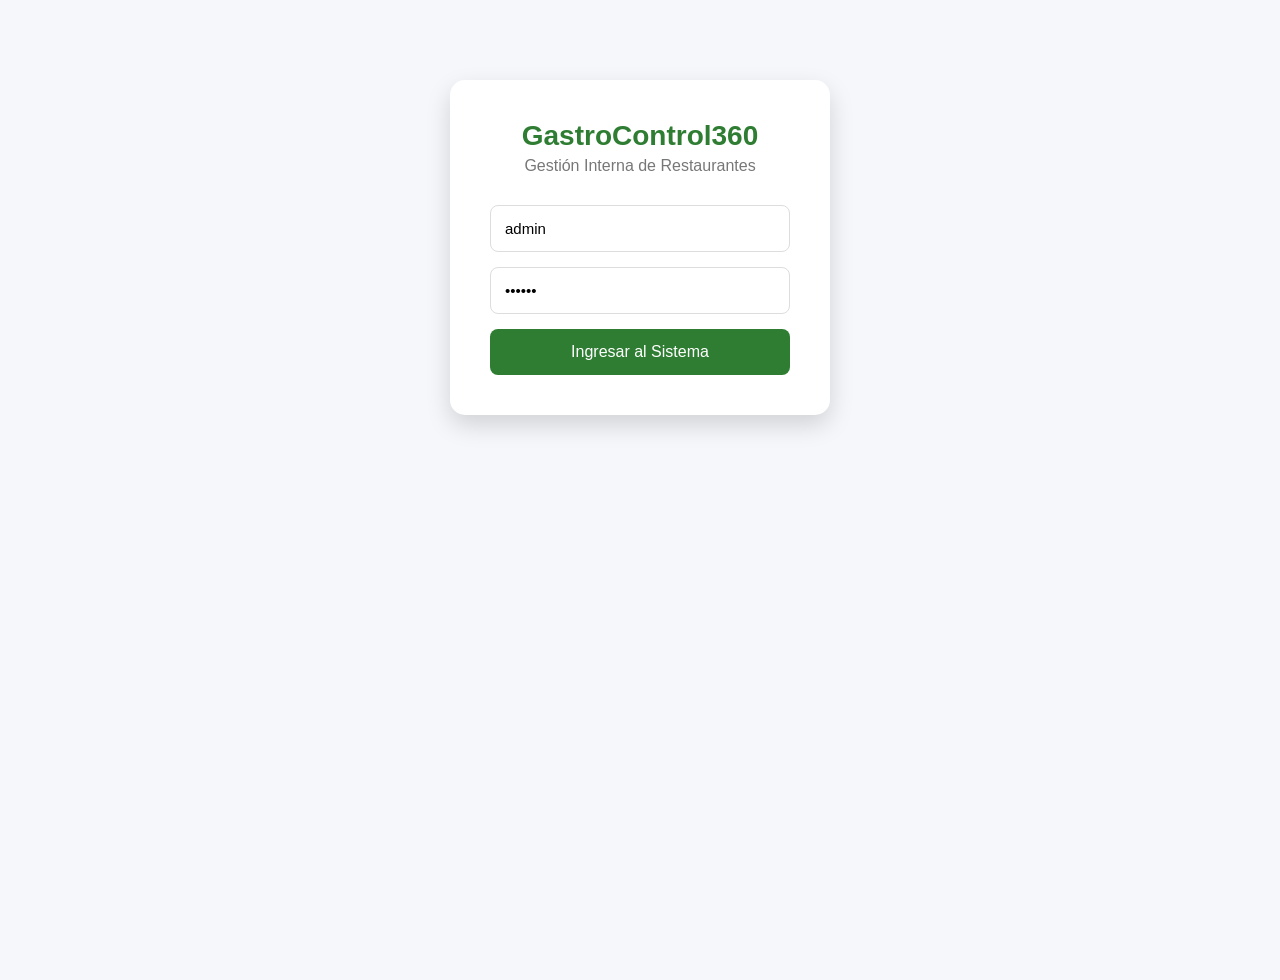
<file: index.html>
<!-- index.html -->
<!DOCTYPE html>
<html lang="es">
<head>
    <meta charset="UTF-8">
    <title>GastroControl360 - Ingreso</title>
    <link rel="stylesheet" href="css/global.css">
</head>
<body style="display:block; background:#F5F7FA;"> <!-- Reseteamos flex para centrado clásico -->

    <div class="login">
        <!-- Logo temporal o marcador de posición del sistema -->
        <h1 style="font-size:28px; margin-bottom:5px;">GastroControl360</h1>
        <p>Gestión Interna de Restaurantes</p>
        
        <form id="form-login">
            <input type="text" id="usuario" placeholder="Usuario de acceso" required value="admin">
            <input type="password" id="password" placeholder="Contraseña" required value="123456">
            <button type="submit">Ingresar al Sistema</button>
        </form>
    </div>

    <script>
        document.getElementById("form-login").addEventListener("submit", (e) => {
            e.preventDefault();
            // Simulación básica de acceso rápido requerida
            window.location.href = "dashboard.html";
        });
    </script>
</body>
</html>
</file>
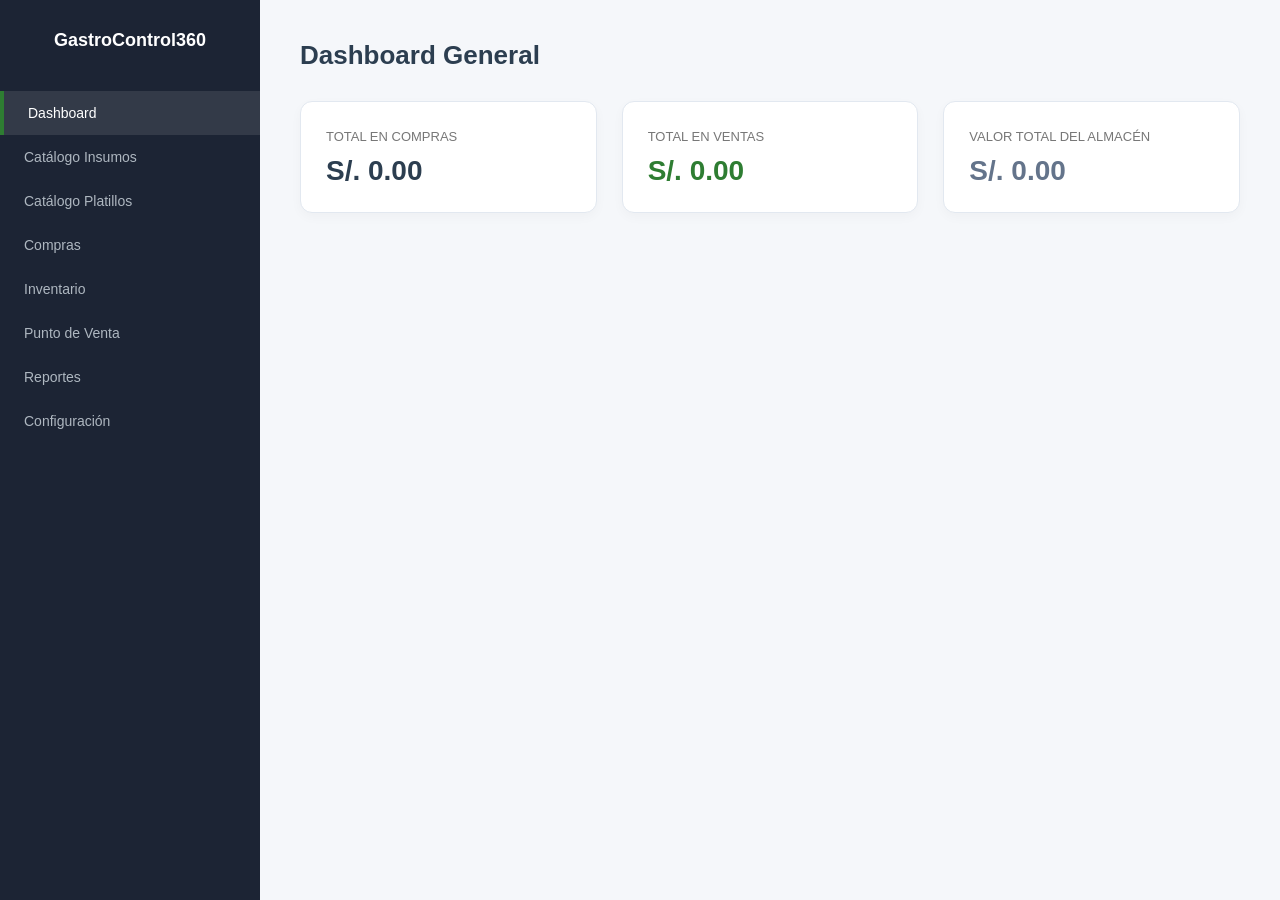
<file: dashboard.html>
<!-- dashboard.html -->
<!DOCTYPE html>
<html lang="es">
<head>
    <meta charset="UTF-8">
    <title>Dashboard - GastroControl360</title>
    <link rel="stylesheet" href="css/global.css">
</head>
<body>

    <!-- Menú Lateral Fijo para la Raíz -->
    <div class="sidebar" id="sidebar-nav">
        <h2>GastroControl360</h2>
        <a href="dashboard.html" class="active">Dashboard</a>
        <a href="pages/catalogo-insumos.html">Catálogo Insumos</a>
        <a href="pages/catalogo-ventas.html">Catálogo Platillos</a>
        <a href="pages/compras.html">Compras</a>
        <a href="pages/inventario.html">Inventario</a>
        <a href="pages/venta.html">Punto de Venta</a>
        <a href="pages/reportes.html">Reportes</a>
        <a href="pages/configuracion.html">Configuración</a>
    </div>

    <!-- Contenido Principal -->
    <div class="main-content">
        <h1>Dashboard General</h1>
        
        <!-- Panel de Alertas de Stock Crítico (Se activa de forma automática) -->
        <div class="card" id="contenedor-alertas-stock" style="margin-bottom:25px; border-left:6px solid #D32F2F; background-color:#FFF5F5; display:none;">
            <h3 style="color:#D32F2F; margin-bottom:10px; font-weight:600;">⚠️ Insumos Críticos Detectados</h3>
            <p style="color:#555; font-size:14px; margin-bottom:15px;">Los siguientes insumos se han agotado o registran stock negativo debido a ventas en horas punta sin compras ingresadas:</p>
            <ul id="lista-alertas-criticas" style="padding-left:20px; font-size:14px; color:#333; line-height:2;">
                <!-- Inyección dinámica -->
            </ul>
        </div>
        
        <!-- Bloques Financieros -->
        <div class="grid-3">
            <div class="card">
                <label style="color:#777; font-size:13px; font-weight:500;">TOTAL EN COMPRAS</label>
                <h2 id="dash-compras" style="color:#2C3E50; font-size:28px; margin-top:10px; font-weight:600;">S/. 0.00</h2>
            </div>
            
            <div class="card">
                <label style="color:#777; font-size:13px; font-weight:500;">TOTAL EN VENTAS</label>
                <h2 id="dash-ventas" style="color:#2E7D32; font-size:28px; margin-top:10px; font-weight:600;">S/. 0.00</h2>
            </div>
            
            <div class="card">
                <label style="color:#777; font-size:13px; font-weight:500;">VALOR TOTAL DEL ALMACÉN</label>
                <h2 id="dash-inventario" style="color:#64748B; font-size:28px; margin-top:10px; font-weight:600;">S/. 0.00</h2>
            </div>
        </div>
    </div>

    <!-- Motor lógico del LocalStorage -->
    <script src="js/database.js"></script>
    
    <!-- Lógica de Negocio y Alertas Unificadas en la Raíz -->
    <script>
        document.addEventListener("DOMContentLoaded", () => {
            // 1. Forzar lectura del LocalStorage al arrancar la pantalla
            if (typeof cargarDatabase === "function") {
                cargarDatabase();
            }
            
            // 2. Procesar cálculos financieros en vivo
            const totalCompras = database.compras.reduce((acc, c) => acc + (c.total || 0), 0);
            const elementCompras = document.getElementById("dash-compras");
            if (elementCompras) elementCompras.innerText = `S/. ${totalCompras.toFixed(2)}`;

            const totalVentas = database.ventas.filter(v => v.estado !== "Anulado").reduce((acc, v) => acc + (v.total || 0), 0);
            const elementVentas = document.getElementById("dash-ventas");
            if (elementVentas) elementVentas.innerText = `S/. ${totalVentas.toFixed(2)}`;

            // 3. Forzar el recálculo matemático de stocks antes de valorizar o evaluar alertas
            let totalAlmacen = 0;
            let conteoFaltantes = 0;
            
            const contenedorAlertas = document.getElementById("contenedor-alertas-stock");
            const listaCriticos = document.getElementById("lista-alertas-criticas");
            
            if (listaCriticos) listaCriticos.innerHTML = "";

            database.insumos.forEach(ins => {
                // Ejecución obligatoria en caliente del motor de costos ponderados
                if (typeof actualizarInventarioYCostos === "function") {
                    actualizarInventarioYCostos(ins.codigo);
                }
                
                const stockActual = ins.stock || 0;
                const costoProm = ins.costoPromedio || 0;
                
                // Sumar a la valorización si el stock es positivo
                if (stockActual > 0) {
                    totalAlmacen += (stockActual * costoProm);
                }

                // DETECCIÓN FILTRADA: Si se fue a stock negativo por la hora punta, dispara la alerta
                if (stockActual < 0) {
                    conteoFaltantes++;
                    if (listaCriticos) {
                        const itemLi = document.createElement("li");
                        itemLi.innerHTML = `El insumo <b>${ins.nombre} (${ins.codigo})</b> requiere abastecimiento urgente. Desfase en almacén: <span style="color:#D32F2F; font-weight:600;">${stockActual.toFixed(2)} ${ins.unidad}</span>`;
                        listaCriticos.appendChild(itemLi);
                    }
                }
            });

            // Pintar valorización final en la caja del almacén
            const elementInventario = document.getElementById("dash-inventario");
            if (elementInventario) elementInventario.innerText = `S/. ${totalAlmacen.toFixed(2)}`;

            // 4. Mostrar o esconder el panel de alertas rojas de forma inteligente
            if (contenedorAlertas) {
                if (conteoFaltantes > 0) {
                    contenedorAlertas.style.display = "block";
                } else {
                    contenedorAlertas.style.display = "none";
                }
            }
        });
    </script>
</body>
</html>
</file>
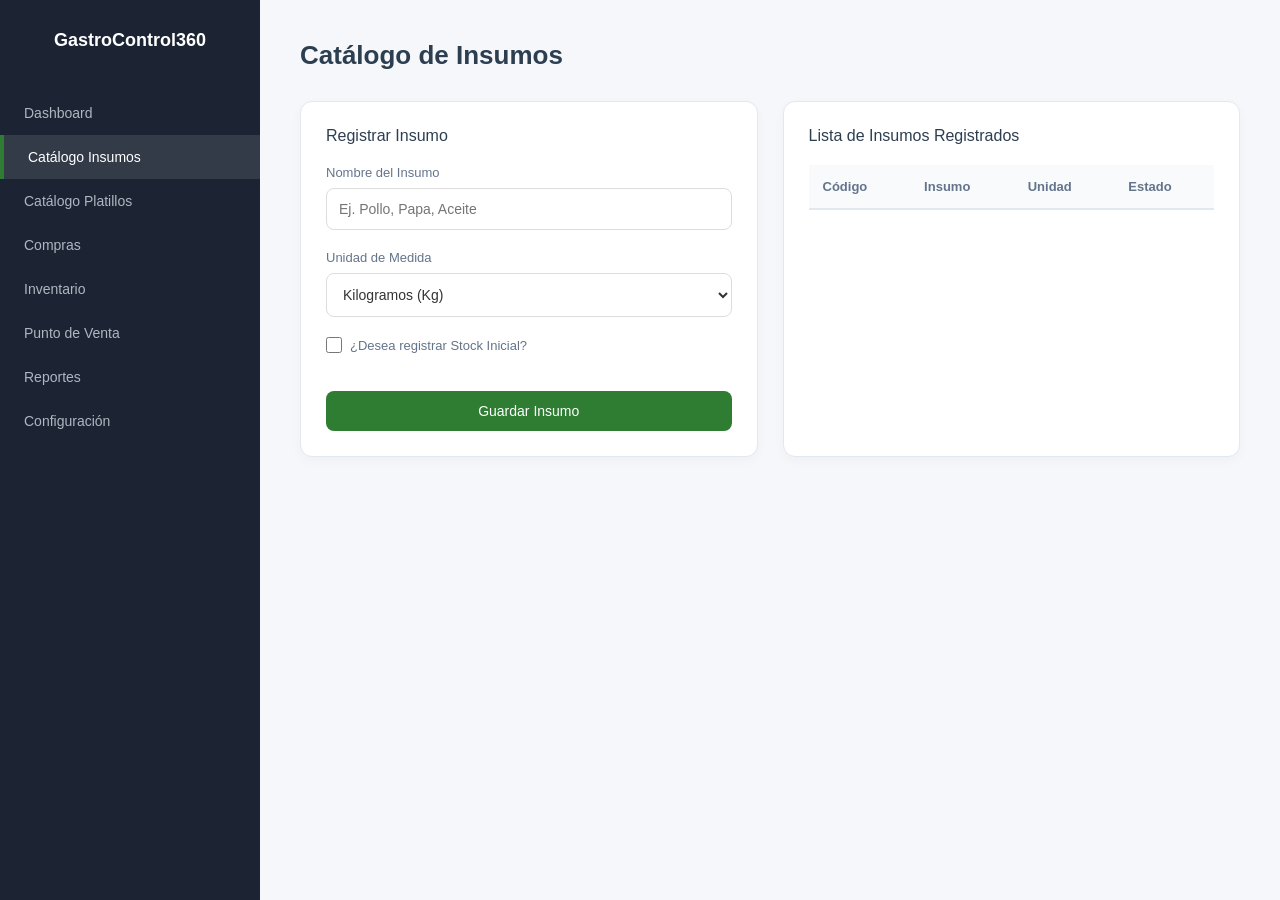
<file: pages/catalogo-insumos.html>
<!DOCTYPE html>
<html lang="es">
<head>
    <meta charset="UTF-8">
    <title>Catálogo de Insumos - GastroControl360</title>
    <link rel="stylesheet" href="../css/global.css">
</head>
<body>
    <!-- Menú Lateral Fijo para Páginas Internas -->
    <div class="sidebar" id="sidebar-nav">
        <h2>GastroControl360</h2>
        <a href="../dashboard.html">Dashboard</a>
        <a href="catalogo-insumos.html" class="active">Catálogo Insumos</a>
        <a href="catalogo-ventas.html">Catálogo Platillos</a>
        <a href="compras.html">Compras</a>
        <a href="inventario.html">Inventario</a>
        <a href="venta.html">Punto de Venta</a>
        <a href="reportes.html">Reportes</a>
        <a href="configuracion.html">Configuración</a>
    </div>
    
    <div class="main-content">
        <h1>Catálogo de Insumos</h1>
        
        <div class="grid-2">
            <!-- Formulario -->
            <div class="card">
                <h3>Registrar Insumo</h3>
                <form id="form-insumo">
                    <div class="form-group">
                        <label>Nombre del Insumo</label>
                        <input type="text" id="ins-nombre" class="form-control" required placeholder="Ej. Pollo, Papa, Aceite">
                    </div>
                    <div class="form-group">
                        <label>Unidad de Medida</label>
                        <select id="ins-unidad" class="form-control">
                            <option value="Kg">Kilogramos (Kg)</option>
                            <option value="Litros">Litros (L)</option>
                            <option value="Unidad">Unidades (Und)</option>
                        </select>
                    </div>
                    <div class="form-group" style="margin-top:10px;">
                        <label style="display:inline-flex; align-items:center; cursor:pointer;">
                            <input type="checkbox" id="ins-tiene-stock" style="margin-right:8px; width:16px; height:16px;"> ¿Desea registrar Stock Inicial?
                        </label>
                    </div>
                    
                    <div id="seccion-stock-inicial" style="display: none; border-top: 1px solid #E2E8F0; padding-top: 15px; margin-top:15px;">
                        <div class="form-group">
                            <label>Cantidad Inicial</label>
                            <input type="number" id="ins-cantidad" class="form-control" step="0.01" value="0">
                        </div>
                        <div class="form-group">
                            <label>Costo Total Inicial (S/.)</label>
                            <input type="number" id="ins-costo-total" class="form-control" step="0.01" value="0">
                        </div>
                    </div>
                    
                    <button type="submit" class="btn btn-primary" style="margin-top:10px; width:100%;">Guardar Insumo</button>
                </form>
            </div>

            <!-- Tabla -->
            <div class="card">
                <h3>Lista de Insumos Registrados</h3>
                <table>
                    <thead>
                        <tr>
                            <th>Código</th>
                            <th>Insumo</th>
                            <th>Unidad</th>
                            <th>Estado</th>
                        </tr>
                    </thead>
                    <tbody id="tabla-insumos"></tbody>
                </table>
            </div>
        </div>
    </div>

    <script src="../js/database.js"></script>
    <script src="../js/catalogo-insumos.js"></script>
</body>
</html>
</file>
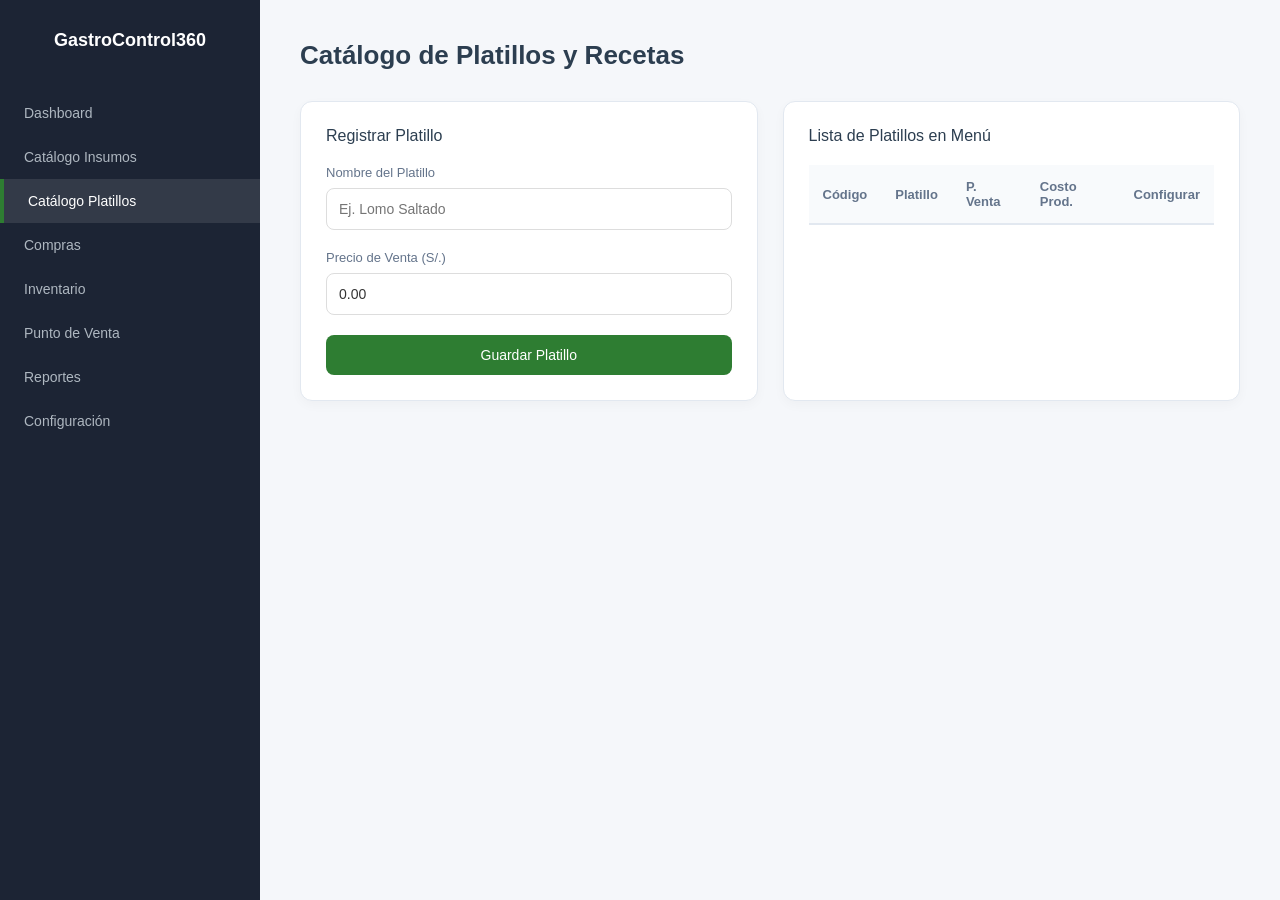
<file: pages/catalogo-ventas.html>
<!DOCTYPE html>
<html lang="es">
<head>
    <meta charset="UTF-8">
    <title>Catálogo de Platillos - GastroControl360</title>
    <link rel="stylesheet" href="../css/global.css">
</head>
<body>
    <!-- Menú Lateral Fijo para Páginas Internas -->
    <div class="sidebar" id="sidebar-nav">
        <h2>GastroControl360</h2>
        <a href="../dashboard.html">Dashboard</a>
        <a href="catalogo-insumos.html">Catálogo Insumos</a>
        <a href="catalogo-ventas.html" class="active">Catálogo Platillos</a>
        <a href="compras.html">Compras</a>
        <a href="inventario.html">Inventario</a>
        <a href="venta.html">Punto de Venta</a>
        <a href="reportes.html">Reportes</a>
        <a href="configuracion.html">Configuración</a>
    </div>
    
    <div class="main-content">
        <h1>Catálogo de Platillos y Recetas</h1>
        <div class="grid-2">
            <!-- Formulario Platillo -->
            <div class="card">
                <h3>Registrar Platillo</h3>
                <form id="form-platillo">
                    <div class="form-group">
                        <label>Nombre del Platillo</label>
                        <input type="text" id="pla-nombre" class="form-control" required placeholder="Ej. Lomo Saltado">
                    </div>
                    <div class="form-group">
                        <label>Precio de Venta (S/.)</label>
                        <input type="number" id="pla-precio" class="form-control" step="0.01" required value="0.00">
                    </div>
                    <button type="submit" class="btn btn-primary" style="width:100%;">Guardar Platillo</button>
                </form>
                
                <!-- Gestión de Recetas Inteligente -->
                <div id="seccion-receta" style="margin-top: 30px; display:none; border-top: 2px dashed #E2E8F0; padding-top: 20px;">
                    <h3>Composición de Receta: <span id="receta-platillo-nombre" style="color:#2E7D32"></span></h3>
                    <form id="form-agregar-insumo-receta" style="margin-top:15px;">
                        <div class="form-group">
                            <label>Seleccionar Insumo del Almacén</label>
                            <select id="receta-insumo-id" class="form-control"></select>
                        </div>
                        
                        <div class="form-group">
                            <!-- Esta etiqueta cambiará dinámicamente avisándole al usuario en qué unidad escribir -->
                            <label id="etiqueta-cantidad-inteligente">Cantidad requerida (1 porción)</label>
                            <input type="number" id="receta-cantidad" class="form-control" step="0.001" required value="0">
                        </div>
                        
                        <button type="submit" class="btn btn-dark" style="width:100%; margin-top: 10px;">Vincular Insumo a Receta</button>
                    </form>
                    
                    <table style="margin-top: 20px;">
                        <thead>
                            <tr>
                                <th>Insumo</th>
                                <th>Cantidad (Base)</th>
                                <th>Costo Prom.</th>
                                <th>Subtotal</th>
                                <th>Borrar</th>
                            </tr>
                        </thead>
                        <tbody id="tabla-receta-items"></tbody>
                    </table>
                    <div class="text-right" style="margin-top: 20px; font-size: 15px; font-weight: 600;">
                        Costo de Producción Teórico: <span id="receta-costo-produccion" style="color: #D32F2F; font-size:18px;">S/. 0.00</span>
                    </div>
                </div>
            </div>

            <!-- Listado Lateral -->
            <div class="card">
                <h3>Lista de Platillos en Menú</h3>
                <table>
                    <thead>
                        <tr>
                            <th>Código</th>
                            <th>Platillo</th>
                            <th>P. Venta</th>
                            <th>Costo Prod.</th>
                            <th>Configurar</th>
                        </tr>
                    </thead>
                    <tbody id="tabla-platillos"></tbody>
                </table>
            </div>
        </div>
    </div>
    <script src="../js/database.js"></script>
    <script src="../js/catalogo-ventas.js"></script>
</body>
</html>
</file>
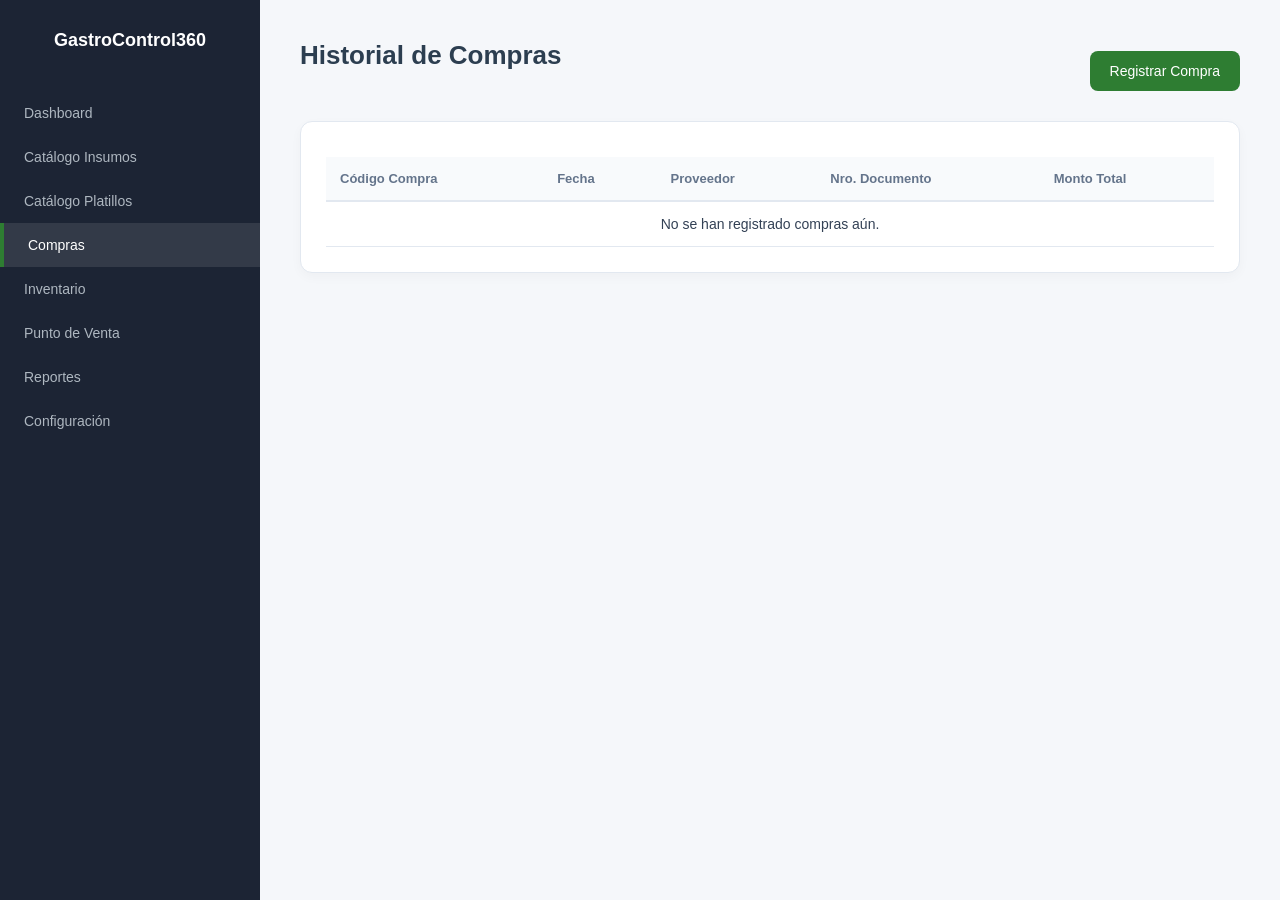
<file: pages/compras.html>
<!DOCTYPE html>
<html lang="es">
<head>
    <meta charset="UTF-8">
    <title>Historial de Compras - GastroControl360</title>
    <link rel="stylesheet" href="../css/global.css">
</head>
<body>
    <div class="sidebar" id="sidebar-nav">
        <h2>GastroControl360</h2>
        <a href="../dashboard.html">Dashboard</a>
        <a href="catalogo-insumos.html">Catálogo Insumos</a>
        <a href="catalogo-ventas.html">Catálogo Platillos</a>
        <a href="compras.html" class="active">Compras</a>
        <a href="inventario.html">Inventario</a>
        <a href="venta.html">Punto de Venta</a>
        <a href="reportes.html">Reportes</a>
        <a href="configuracion.html">Configuración</a>
    </div>
    
    <div class="main-content">
        <div style="display:flex; justify-content:space-between; align-items:center; margin-bottom:20px;">
            <h1>Historial de Compras</h1>
            <a href="nueva-compra.html" class="btn btn-primary">Registrar Compra</a>
        </div>
        <div class="card">
            <table>
                <thead>
                    <tr>
                        <th>Código Compra</th>
                        <th>Fecha</th>
                        <th>Proveedor</th>
                        <th>Nro. Documento</th>
                        <th>Monto Total</th>
                    </tr>
                </thead>
                <tbody id="tabla-historial-compras"></tbody>
            </table>
        </div>
    </div>
    <script src="../js/database.js"></script>
    <script>
        document.addEventListener("DOMContentLoaded", () => {
            const tbody = document.getElementById("tabla-historial-compras");
            tbody.innerHTML = "";
            if(database.compras.length === 0) {
                tbody.innerHTML = "<tr><td colspan='5' style='text-align:center;'>No se han registrado compras aún.</td></tr>";
                return;
            }
            database.compras.forEach(c => {
                tbody.innerHTML += `
                    <tr>
                        <td><b>${c.codigo}</b></td>
                        <td>${c.fecha}</td>
                        <td>${c.proveedor}</td>
                        <td>${c.documento || 'Sin Comprobante'}</td>
                        <td style="font-weight:600;">S/. ${c.total.toFixed(2)}</td>
                    </tr>
                `;
            });
        });
    </script>
</body>
</html>
</file>
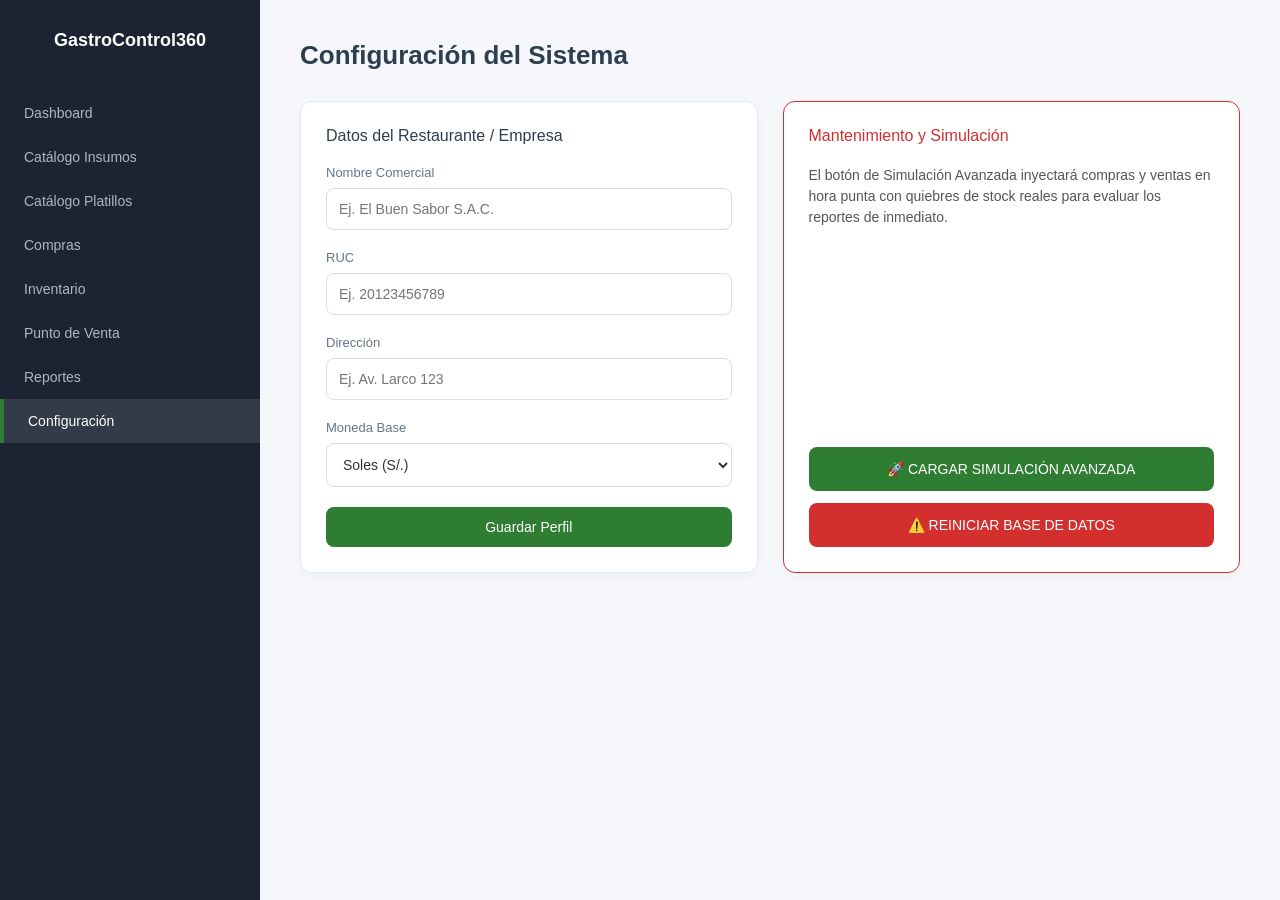
<file: pages/configuracion.html>
<!DOCTYPE html>
<html lang="es">
<head>
    <meta charset="UTF-8">
    <title>Configuración - GastroControl360</title>
    <link rel="stylesheet" href="../css/global.css">
</head>
<body>
    <div class="sidebar" id="sidebar-nav">
        <h2>GastroControl360</h2>
        <a href="../dashboard.html">Dashboard</a>
        <a href="catalogo-insumos.html">Catálogo Insumos</a>
        <a href="catalogo-ventas.html">Catálogo Platillos</a>
        <a href="compras.html">Compras</a>
        <a href="inventario.html">Inventario</a>
        <a href="venta.html">Punto de Venta</a>
        <a href="reportes.html">Reportes</a>
        <a href="configuracion.html" class="active">Configuración</a>
    </div>
    
    <div class="main-content">
        <h1>Configuración del Sistema</h1>
        <div class="grid-2">
            <div class="card">
                <h3>Datos del Restaurante / Empresa</h3>
                <form id="form-config-empresa">
                    <div class="form-group">
                        <label>Nombre Comercial</label>
                        <input type="text" id="conf-nombre" class="form-control" required placeholder="Ej. El Buen Sabor S.A.C.">
                    </div>
                    <div class="form-group">
                        <label>RUC</label>
                        <input type="text" id="conf-ruc" class="form-control" placeholder="Ej. 20123456789" maxlength="11">
                    </div>
                    <div class="form-group">
                        <label>Dirección</label>
                        <input type="text" id="conf-direccion" class="form-control" placeholder="Ej. Av. Larco 123">
                    </div>
                    <div class="form-group">
                        <label>Moneda Base</label>
                        <select id="conf-moneda" class="form-control">
                            <option value="S/.">Soles (S/.)</option>
                            <option value="$">Dólares ($)</option>
                        </select>
                    </div>
                    <button type="submit" class="btn btn-primary" style="width:100%;">Guardar Perfil</button>
                </form>
            </div>

            <div class="card" style="border: 1px solid #D32F2F; display:flex; flex-direction:column; justify-content:space-between;">
                <div>
                    <h3 style="color: #D32F2F;">Mantenimiento y Simulación</h3>
                    <p style="color:#555; font-size:14px; line-height:1.5;">El botón de Simulación Avanzada inyectará compras y ventas en hora punta con quiebres de stock reales para evaluar los reportes de inmediato.</p>
                </div>
                <div style="display:flex; flex-direction:column; gap:12px; margin-top:20px;">
                    <button id="btn-cargar-simulacion-avanzada" class="btn btn-dark" style="background-color:#2E7D32; padding:14px;">🚀 CARGAR SIMULACIÓN AVANZADA</button>
                    <button id="btn-limpiar-db" class="btn btn-danger" style="padding:14px;">⚠️ REINICIAR BASE DE DATOS</button>
                </div>
            </div>
        </div>
    </div>

    <script src="../js/database.js"></script>
    <script>
        document.addEventListener("DOMContentLoaded", () => {
            if (typeof cargarDatabase === "function") cargarDatabase();

            const formEmpresa = document.getElementById("form-config-empresa");

            function cargarCamposConfiguracion() {
                if (!database.configuracion) database.configuracion = {};
                document.getElementById("conf-nombre").value = database.configuracion.nombre || "";
                document.getElementById("conf-ruc").value = database.configuracion.ruc || "";
                document.getElementById("conf-direccion").value = database.configuracion.direccion || "";
                document.getElementById("conf-moneda").value = database.configuracion.moneda || "S/.";
            }

            if (formEmpresa) {
                formEmpresa.addEventListener("submit", (e) => {
                    e.preventDefault();
                    if (!database.configuracion) database.configuracion = {};
                    database.configuracion.nombre = document.getElementById("conf-nombre").value.trim();
                    database.configuracion.ruc = document.getElementById("conf-ruc").value.trim();
                    database.configuracion.direccion = document.getElementById("conf-direccion").value.trim();
                    database.configuracion.moneda = document.getElementById("conf-moneda").value;
                    guardarDatabase();
                    alert("¡Perfil actualizado con éxito!");
                });
            }

            document.getElementById("btn-limpiar-db").addEventListener("click", () => {
                if (confirm("¿Vaciar base de datos por completo?")) {
                    localStorage.removeItem('GastroControl360_DB');
                    alert("Base de datos limpia.");
                    window.location.reload();
                }
            });

            document.getElementById("btn-cargar-simulacion-avanzada").addEventListener("click", () => {
                if (!confirm("¿Inyectar ecosistema de prueba? Se resetearán los datos actuales.")) return;
                
                localStorage.removeItem('GastroControl360_DB');
                cargarDatabase();

                database.configuracion = { nombre: "Rústica Cevichería", ruc: "20658493012", direccion: "Av. La Marina 123", moneda: "S/." };
                database.insumos = [
                    { codigo: "INS-000001", nombre: "Filete de Corvina", unidad: "Kg", estado: "Activo", stock: 0, costoPromedio: 0 },
                    { codigo: "INS-000002", nombre: "Limón Sutil", unidad: "Kg", estado: "Activo", stock: 0, costoPromedio: 0 },
                    { codigo: "INS-000003", nombre: "Cebolla Roja", unidad: "Kg", estado: "Activo", stock: 0, costoPromedio: 0 }
                ];
                database.correlativos.insumos = 3;
                database.platillos = [{ codigo: "PLA-000001", nombre: "Ceviche Clásico", precio: 38.00, estado: "Activo" }];
                database.correlativos.platillos = 1;
                database.recetas = [
                    { platilloId: "PLA-000001", insumoId: "INS-000001", cantidad: 0.200 },
                    { platilloId: "PLA-000001", insumoId: "INS-000002", cantidad: 0.100 },
                    { platilloId: "PLA-000001", insumoId: "INS-000003", cantidad: 0.050 }
                ];
                guardarDatabase();

                registrarMovimientoAutomatico('Stock Inicial', 'INS-000001', 'INS-000001', 5, 150, 'Apertura Corvina');
                registrarMovimientoAutomatico('Stock Inicial', 'INS-000002', 'INS-000002', 10, 40, 'Apertura Limón');
                registrarMovimientoAutomatico('Stock Inicial', 'INS-000003', 'INS-000003', 5, 15, 'Apertura Cebolla');

                const itemsFactura = [
                    { insumoId: "INS-000001", cantidad: 10, costoTotal: 320 },
                    { insumoId: "INS-000002", cantidad: 15, costoTotal: 75 }
                ];
                database.compras.push({ codigo: "COM-000001", proveedor: "Distribuidora Mar", fecha: new Date().toISOString().split('T')[0], documento: "F001-2345", total: 395, items: itemsFactura });
                itemsFactura.forEach(item => {
                    registrarMovimientoAutomatico('Compra', 'COM-000001', item.insumoId, item.cantidad, item.costoTotal, 'Compra Factura F001-2345');
                });

                const ventaItems = [{ platilloId: "PLA-000001", nombre: "Ceviche Clásico", cantidad: 40, precio: 38, subtotal: 1520 }];
                database.ventas.push({ codigo: "VTA-000001", fecha: new Date().toISOString().split('T')[0], items: ventaItems, total: 1520, estado: "Completado" });
                
                ventaItems.forEach(item => {
                    database.recetas.filter(r => r.platilloId === item.platilloId).forEach(r => {
                        const cantDesc = r.cantidad * item.cantidad;
                        const ins = database.insumos.find(i => i.codigo === r.insumoId);
                        const costoUnit = ins ? (ins.costoPromedio || 0) : 0;
                        const glosa = (ins && ins.stock >= cantDesc) ? `Venta Regular` : `⚠️ VENTA EN HORA PUNTA SIN COMPRA PREVIA`;
                        registrarMovimientoAutomatico('Venta', 'VTA-000001', r.insumoId, -cantDesc, cantDesc * costoUnit, glosa);
                    });
                });

                guardarDatabase();
                alert("🚀 ¡Ecosistema de simulación inyectado!");
                window.location.href = "../dashboard.html";
            });

            cargarCamposConfiguracion();
        });
    </script>
</body>
</html>
</file>
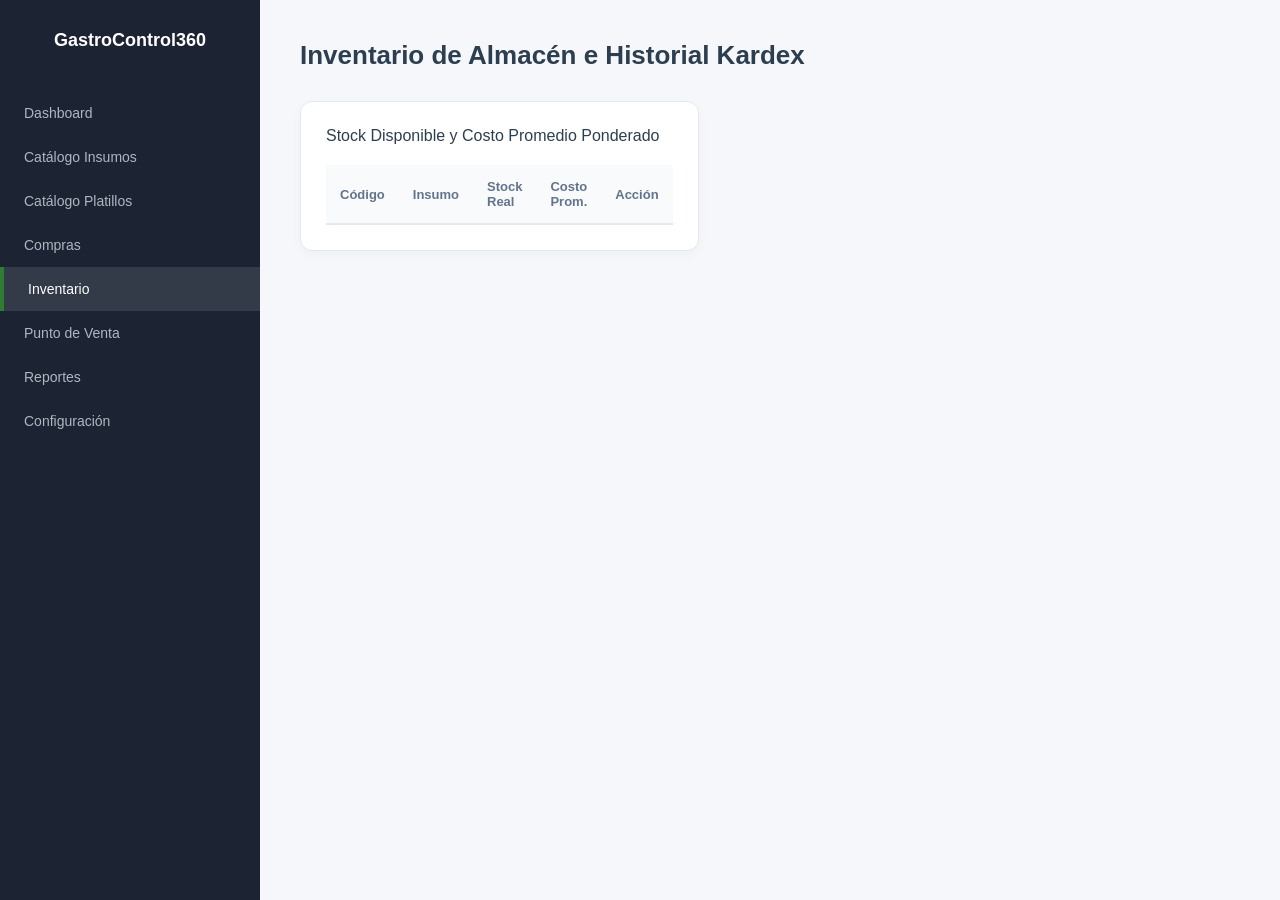
<file: pages/inventario.html>
<!DOCTYPE html>
<html lang="es">
<head>
    <meta charset="UTF-8">
    <title>Inventario General - GastroControl360</title>
    <link rel="stylesheet" href="../css/global.css">
</head>
<body>
    <!-- Sidebar Manual Fijo para Páginas Internas -->
    <div class="sidebar" id="sidebar-nav">
        <h2>GastroControl360</h2>
        <a href="../dashboard.html">Dashboard</a>
        <a href="catalogo-insumos.html">Catálogo Insumos</a>
        <a href="catalogo-ventas.html">Catálogo Platillos</a>
        <a href="compras.html">Compras</a>
        <a href="inventario.html" class="active">Inventario</a>
        <a href="venta.html">Punto de Venta</a>
        <a href="reportes.html">Reportes</a>
        <a href="configuracion.html">Configuración</a>
    </div>
    
    <div class="main-content">
        <h1>Inventario de Almacén e Historial Kardex</h1>
        <div class="grid-2" style="grid-template-columns: 1fr 1.3fr;">
            <div class="card">
                <h3>Stock Disponible y Costo Promedio Ponderado</h3>
                <table>
                    <thead>
                        <tr>
                            <th>Código</th>
                            <th>Insumo</th>
                            <th>Stock Real</th>
                            <th>Costo Prom.</th>
                            <th>Acción</th>
                        </tr>
                    </thead>
                    <tbody id="tabla-inventario"></tbody>
                </table>
            </div>
            <div class="card" id="card-kardex" style="display:none;">
                <h3>Kardex de Movimientos: <span id="kardex-titulo-insumo" style="color:#2E7D32"></span></h3>
                <table>
                    <thead>
                        <tr>
                            <th>Cód Mov</th>
                            <th>Fecha</th>
                            <th>Tipo</th>
                            <th>Cant. Transacción</th>
                            <th>Costo Total</th>
                            <th>Glosa / Detalle</th>
                        </tr>
                    </thead>
                    <tbody id="tabla-kardex"></tbody>
                </table>
            </div>
        </div>
    </div>
    <script src="../js/database.js"></script>
    <script src="../js/inventario.js"></script>
</body>
</html>
</file>
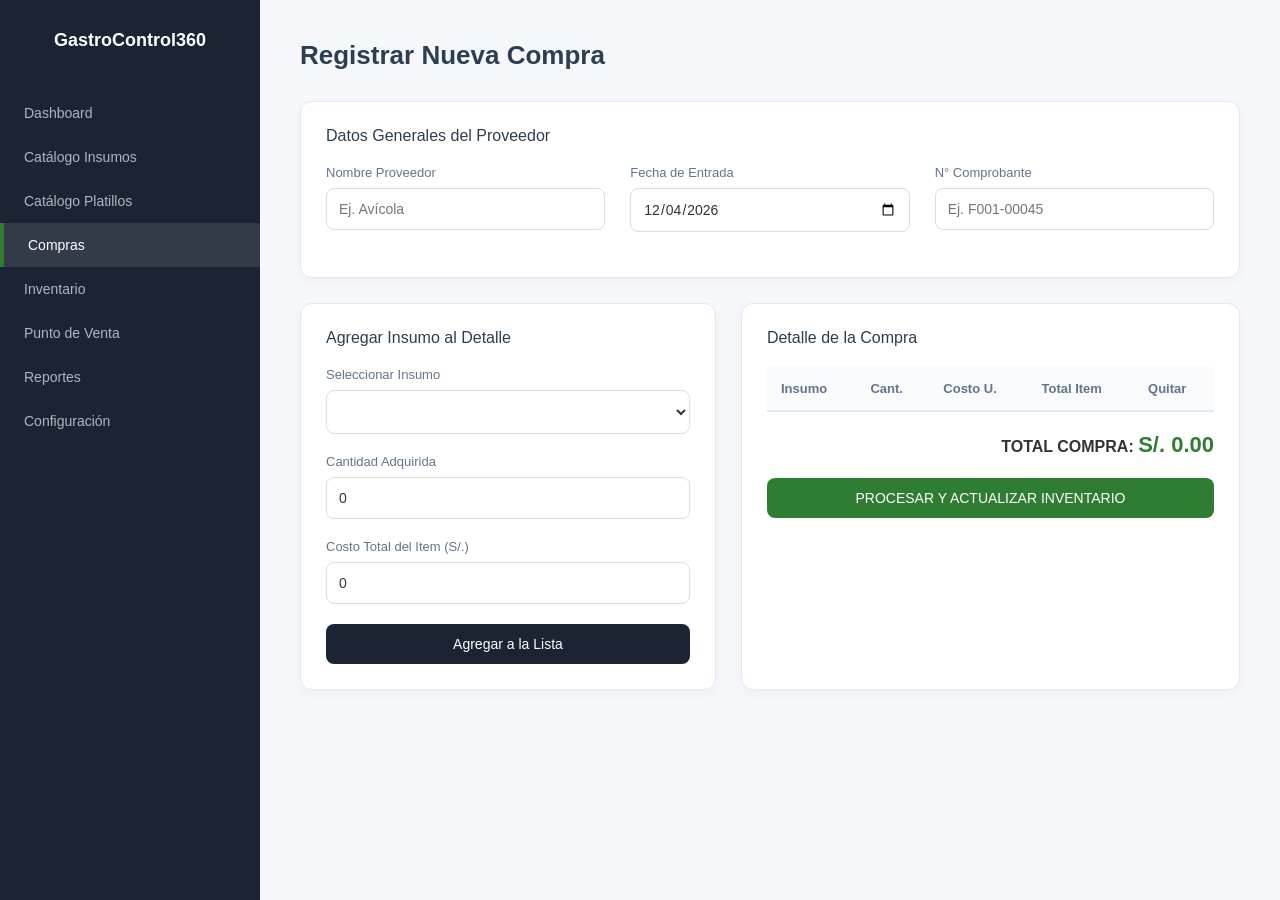
<file: pages/nueva-compra.html>
<!DOCTYPE html>
<html lang="es">
<head>
    <meta charset="UTF-8">
    <title>Nueva Compra - GastroControl360</title>
    <link rel="stylesheet" href="../css/global.css">
</head>
<body>
    <div class="sidebar" id="sidebar-nav">
        <h2>GastroControl360</h2>
        <a href="../dashboard.html">Dashboard</a>
        <a href="catalogo-insumos.html">Catálogo Insumos</a>
        <a href="catalogo-ventas.html">Catálogo Platillos</a>
        <a href="compras.html" class="active">Compras</a>
        <a href="inventario.html">Inventario</a>
        <a href="venta.html">Punto de Venta</a>
        <a href="reportes.html">Reportes</a>
        <a href="configuracion.html">Configuración</a>
    </div>
    
    <div class="main-content">
        <h1>Registrar Nueva Compra</h1>
        <div class="card">
            <h3>Datos Generales del Proveedor</h3>
            <div class="grid-3">
                <div class="form-group">
                    <label>Nombre Proveedor</label>
                    <input type="text" id="compra-proveedor" class="form-control" placeholder="Ej. Avícola">
                </div>
                <div class="form-group">
                    <label>Fecha de Entrada</label>
                    <input type="date" id="compra-fecha" class="form-control">
                </div>
                <div class="form-group">
                    <label>N° Comprobante</label>
                    <input type="text" id="compra-documento" class="form-control" placeholder="Ej. F001-00045">
                </div>
            </div>
        </div>
        <div class="grid-2" style="grid-template-columns: 1fr 1.2fr;">
            <div class="card">
                <h3>Agregar Insumo al Detalle</h3>
                <form id="form-item-compra">
                    <div class="form-group">
                        <label>Seleccionar Insumo</label>
                        <select id="item-insumo-id" class="form-control"></select>
                    </div>
                    <div class="form-group">
                        <label>Cantidad Adquirida</label>
                        <input type="number" id="item-cantidad" class="form-control" step="0.01" value="0">
                    </div>
                    <div class="form-group">
                        <label>Costo Total del Item (S/.)</label>
                        <input type="number" id="item-costo-total" class="form-control" step="0.01" value="0">
                    </div>
                    <button type="submit" class="btn btn-dark" style="width:100%;">Agregar a la Lista</button>
                </form>
            </div>
            <div class="card">
                <h3>Detalle de la Compra</h3>
                <table>
                    <thead>
                        <tr>
                            <th>Insumo</th>
                            <th>Cant.</th>
                            <th>Costo U.</th>
                            <th>Total Item</th>
                            <th>Quitar</th>
                        </tr>
                    </thead>
                    <tbody id="tabla-temporal-compra"></tbody>
                </table>
                <div class="text-right" style="margin-top:20px; font-size:16px; font-weight:600;">
                    TOTAL COMPRA: <span id="compra-total-calculado" style="color:#2E7D32; font-size:22px;">S/. 0.00</span>
                </div>
                <div style="margin-top:20px;" class="text-right">
                    <button id="btn-guardar-compra" class="btn btn-primary" style="width:100%;">PROCESAR Y ACTUALIZAR INVENTARIO</button>
                </div>
            </div>
        </div>
    </div>
    <script src="../js/database.js"></script>
    <script src="../js/compras.js"></script>
</body>
</html>
</file>
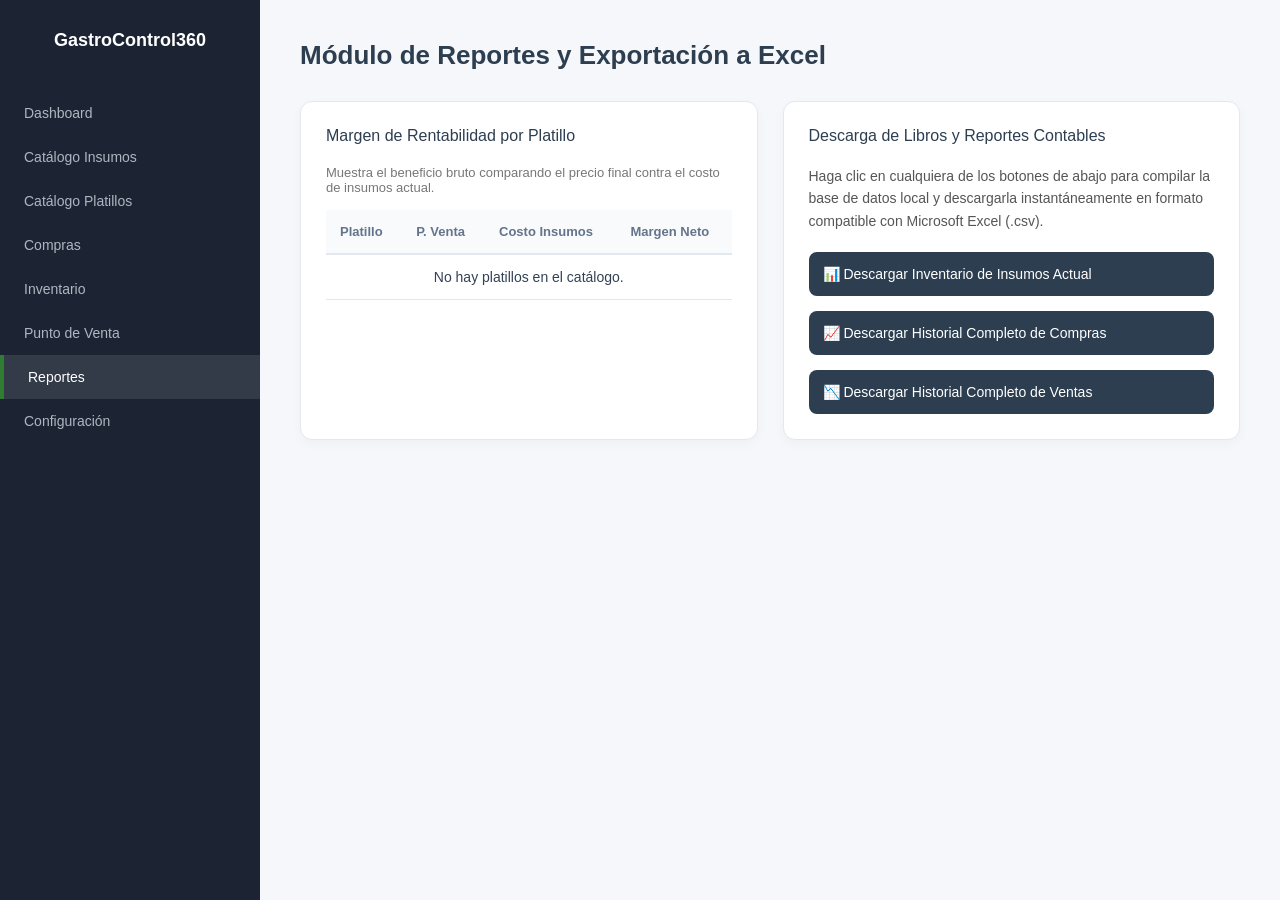
<file: pages/reportes.html>
<!DOCTYPE html>
<html lang="es">
<head>
    <meta charset="UTF-8">
    <title>Reportes y Exportación - GastroControl360</title>
    <link rel="stylesheet" href="../css/global.css">
</head>
<body>
    <!-- Menú Lateral Fijo para Páginas Internas -->
    <div class="sidebar" id="sidebar-nav">
        <h2>GastroControl360</h2>
        <a href="../dashboard.html">Dashboard</a>
        <a href="catalogo-insumos.html">Catálogo Insumos</a>
        <a href="catalogo-ventas.html">Catálogo Platillos</a>
        <a href="compras.html">Compras</a>
        <a href="inventario.html">Inventario</a>
        <a href="venta.html">Punto de Venta</a>
        <a href="reportes.html" class="active">Reportes</a>
        <a href="configuracion.html">Configuración</a>
    </div>
    
    <div class="main-content">
        <h1>Módulo de Reportes y Exportación a Excel</h1>
        
        <div class="grid-2">
            <!-- Sección de Rentabilidad Teórica en Pantalla -->
            <div class="card">
                <h3>Margen de Rentabilidad por Platillo</h3>
                <p style="color:#777; font-size:13px; margin-bottom:15px;">Muestra el beneficio bruto comparando el precio final contra el costo de insumos actual.</p>
                <table>
                    <thead>
                        <tr>
                            <th>Platillo</th>
                            <th>P. Venta</th>
                            <th>Costo Insumos</th>
                            <th>Margen Neto</th>
                        </tr>
                    </thead>
                    <tbody id="tabla-reporte-rentabilidad"></tbody>
                </table>
            </div>

            <!-- Panel de Descarga y Conversión a Excel -->
            <div class="card" style="display: flex; flex-direction: column; justify-content: space-between;">
                <div>
                    <h3>Descarga de Libros y Reportes Contables</h3>
                    <p style="color:#555; font-size:14px; line-height:1.6; margin-bottom:20px;">
                        Haga clic en cualquiera de los botones de abajo para compilar la base de datos local y descargarla instantáneamente en formato compatible con Microsoft Excel (.csv).
                    </p>
                </div>
                
                <div style="display: flex; flex-direction: column; gap: 15px;">
                    <button id="btn-excel-inventario" class="btn btn-dark" style="background-color: #2C3E50; padding: 14px; text-align: left;">📊 Descargar Inventario de Insumos Actual</button>
                    <button id="btn-excel-compras" class="btn btn-dark" style="background-color: #2C3E50; padding: 14px; text-align: left;">📈 Descargar Historial Completo de Compras</button>
                    <button id="btn-excel-ventas" class="btn btn-dark" style="background-color: #2C3E50; padding: 14px; text-align: left;">📉 Descargar Historial Completo de Ventas</button>
                </div>
            </div>
        </div>
    </div>
    
    <script src="../js/database.js"></script>
    <script src="../js/reportes.js"></script>
</body>
</html>
</file>
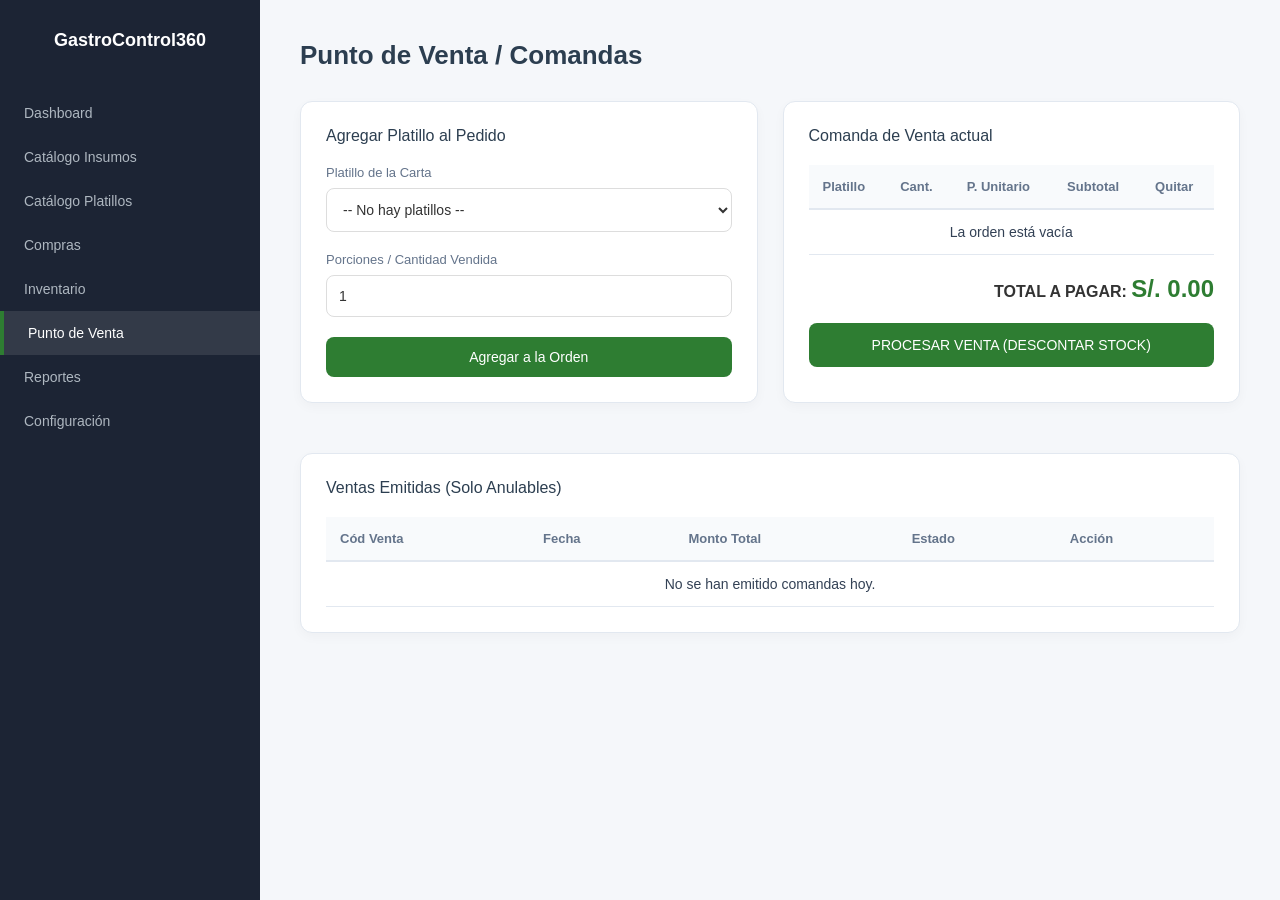
<file: pages/venta.html>
<!DOCTYPE html>
<html lang="es">
<head>
    <meta charset="UTF-8">
    <title>Punto de Venta - GastroControl360</title>
    <link rel="stylesheet" href="../css/global.css">
</head>
<body>
    <div class="sidebar" id="sidebar-nav">
        <h2>GastroControl360</h2>
        <a href="../dashboard.html">Dashboard</a>
        <a href="catalogo-insumos.html">Catálogo Insumos</a>
        <a href="catalogo-ventas.html">Catálogo Platillos</a>
        <a href="compras.html">Compras</a>
        <a href="inventario.html">Inventario</a>
        <a href="venta.html" class="active">Punto de Venta</a>
        <a href="reportes.html">Reportes</a>
        <a href="configuracion.html">Configuración</a>
    </div>
    
    <div class="main-content">
        <h1>Punto de Venta / Comandas</h1>
        <div class="grid-2">
            <div class="card">
                <h3>Agregar Platillo al Pedido</h3>
                <form id="form-item-venta">
                    <div class="form-group">
                        <label>Platillo de la Carta</label>
                        <select id="venta-platillo-id" class="form-control"></select>
                    </div>
                    <div class="form-group">
                        <label>Porciones / Cantidad Vendida</label>
                        <input type="number" id="venta-cantidad" class="form-control" value="1" min="1">
                    </div>
                    <button type="submit" class="btn btn-primary" style="width:100%;">Agregar a la Orden</button>
                </form>
            </div>
            <div class="card">
                <h3>Comanda de Venta actual</h3>
                <table>
                    <thead>
                        <tr>
                            <th>Platillo</th>
                            <th>Cant.</th>
                            <th>P. Unitario</th>
                            <th>Subtotal</th>
                            <th>Quitar</th>
                        </tr>
                    </thead>
                    <tbody id="tabla-temporal-venta"></tbody>
                </table>
                <div class="text-right" style="margin-top:20px; font-size:16px; font-weight:600;">
                    TOTAL A PAGAR: <span id="venta-total-calculado" style="color:#2E7D32; font-size:24px;">S/. 0.00</span>
                </div>
                <div style="margin-top:20px;">
                    <button id="btn-procesar-venta" class="btn btn-dark" style="width:100%; padding:14px; background:#2E7D32;">PROCESAR VENTA (DESCONTAR STOCK)</button>
                </div>
            </div>
        </div>
        <div class="card" style="margin-top: 25px;">
            <h3>Ventas Emitidas (Solo Anulables)</h3>
            <table>
                <thead>
                    <tr>
                        <th>Cód Venta</th>
                        <th>Fecha</th>
                        <th>Monto Total</th>
                        <th>Estado</th>
                        <th>Acción</th>
                    </tr>
                </thead>
                <tbody id="tabla-historial-ventas"></tbody>
            </table>
        </div>
    </div>
    <script src="../js/database.js"></script>
    <script src="../js/ventas.js"></script>
</body>
</html>
</file>
<file: css/global.css>
/* ==========================
   GASTROCONTROL360
   ESTILOS GLOBALES
========================== */

/* Reinicia los márgenes del navegador */
*{
    margin:0;
    padding:0;
    box-sizing:border-box;
}

/* Configuración general del sitio */
body{
    font-family:'Poppins', sans-serif;
    background:#F5F7FA;
    color:#333333;
    display: flex;
    min-height: 100vh;
}

/* Enlaces */
a{
    text-decoration:none;
    color:inherit;
}

/* Botones */
button{
    cursor:pointer;
    border:none;
    outline:none;
    font-family:'Poppins', sans-serif;
}

/* Inputs */
input,
select{
    outline:none;
    font-family:'Poppins', sans-serif;
}

/* Tablas */
table{
    width:100%;
    border-collapse:collapse;
}

/* Listas */
ul{
    list-style:none;
}

/* ==========================
   LOGIN
========================== */

.login{
    width:380px;
    background:white;
    margin:80px auto;
    padding:40px;
    border-radius:15px;
    box-shadow:0 10px 25px rgba(0,0,0,.15);
    text-align:center;
}

.login img{
    width:120px;
    margin-bottom:20px;
}

.login h1{
    color:#2E7D32;
    margin-bottom:10px;
}

.login p{
    color:#777;
    margin-bottom:30px;
}

.login input{
    width:100%;
    padding:14px;
    margin-bottom:15px;
    border:1px solid #DDD;
    border-radius:8px;
    font-size:15px;
}

.login button{
    width:100%;
    padding:14px;
    background:#2E7D32;
    color:white;
    border-radius:8px;
    font-size:16px;
    transition:.3s;
}

.login button:hover{
    background:#256428;
}

/* ==========================
   ESTRUCTURA Y DASHBOARD (SaaS)
========================== */

/* Contenedor del menú lateral */
.sidebar {
    width: 260px;
    background: #1C2434; /* Azul oscuro elegante para contraste */
    color: #AEB7C0;
    padding: 30px 0;
    display: flex;
    flex-direction: column;
}

.sidebar h2 {
    color: white;
    text-align: center;
    font-size: 18px;
    margin-bottom: 40px;
    padding: 0 20px;
    font-weight: 600;
}

.sidebar a {
    padding: 14px 24px;
    font-size: 14px;
    display: flex;
    align-items: center;
    transition: 0.3s;
    font-weight: 400;
}

.sidebar a:hover, 
.sidebar a.active {
    background: #333A48;
    color: white;
    border-left: 4px solid #2E7D32; /* Línea verde de foco */
}

/* Contenedor de contenido principal */
.main-content {
    flex: 1;
    padding: 40px;
    background: #F5F7FA;
    overflow-y: auto;
}

.main-content h1 {
    font-size: 26px;
    color: #2C3E50;
    margin-bottom: 30px;
    font-weight: 600;
}

/* Tarjetas (Contenedores) */
.card {
    background: white;
    padding: 25px;
    border-radius: 12px;
    box-shadow: 0 4px 12px rgba(0,0,0,0.03);
    margin-bottom: 25px;
    border: 1px solid #E2E8F0;
}

.card h3 {
    font-size: 16px;
    color: #2C3E50;
    margin-bottom: 20px;
    font-weight: 500;
}

/* Elementos de Formulario Estilo .login */
.form-group {
    margin-bottom: 20px;
}

.form-group label {
    display: block;
    margin-bottom: 8px;
    font-size: 13px;
    font-weight: 500;
    color: #64748B;
}

.form-control {
    width: 100%;
    padding: 12px;
    border: 1px solid #DDD;
    border-radius: 8px;
    font-size: 14px;
    color: #333;
    background: #FFFFFF;
    transition: 0.3s;
}

.form-control:focus {
    border-color: #2E7D32;
}

/* Botones del Sistema */
.btn {
    padding: 12px 20px;
    font-size: 14px;
    font-weight: 500;
    border-radius: 8px;
    transition: 0.3s;
    display: inline-block;
    text-align: center;
}

.btn-primary {
    background: #2E7D32;
    color: white;
}

.btn-primary:hover {
    background: #256428;
}

.btn-danger {
    background: #D32F2F;
    color: white;
}

.btn-danger:hover {
    background: #C62828;
}

.btn-dark {
    background: #1C2434;
    color: white;
}

.btn-dark:hover {
    background: #2C3E50;
}

/* Tablas Administrativas */
table {
    margin-top: 10px;
}

table th {
    background: #F8FAFC;
    color: #64748B;
    font-size: 13px;
    font-weight: 600;
    padding: 14px;
    text-align: left;
    border-bottom: 2px solid #E2E8F0;
}

table td {
    padding: 14px;
    font-size: 14px;
    color: #334155;
    border-bottom: 1px solid #E2E8F0;
}

table tr:hover td {
    background: #F8FAFC;
}

/* Sistemas de Grillas limpios */
.grid-2 { display: grid; grid-template-columns: 1fr 1fr; gap: 25px; }
.grid-3 { display: grid; grid-template-columns: repeat(3, 1fr); gap: 25px; }
.text-right { text-align: right; }
</file>
